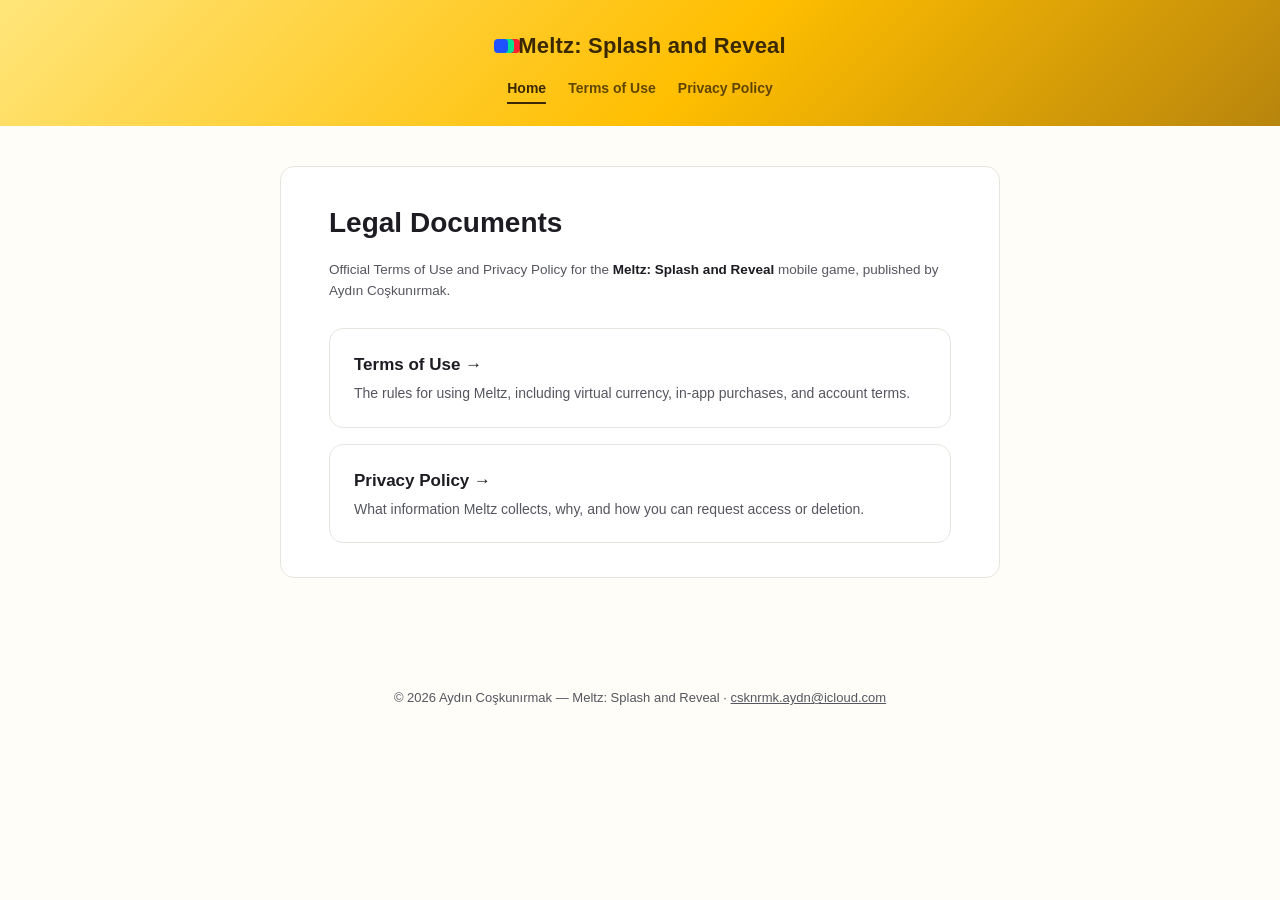
<file: index.html>
<!DOCTYPE html>
<html lang="en">
<head>
<meta charset="UTF-8">
<meta name="viewport" content="width=device-width, initial-scale=1.0">
<title>Meltz: Splash and Reveal — Legal</title>
<link rel="stylesheet" href="style.css">
</head>
<body>
<header class="site">
  <div class="brand"><span class="dot"></span> Meltz: Splash and Reveal</div>
  <nav>
    <a href="index.html" class="active">Home</a>
    <a href="terms-of-use.html">Terms of Use</a>
    <a href="privacy-policy.html">Privacy Policy</a>
  </nav>
</header>
<main>
  <div class="card">
    <h1>Legal Documents</h1>
    <p class="meta" style="border-bottom:none;padding-bottom:0;margin-bottom:6px;">
      Official Terms of Use and Privacy Policy for the <strong>Meltz: Splash and Reveal</strong> mobile game,
      published by Aydın Coşkunırmak.
    </p>
    <div class="landing-grid">
      <a class="doc-link" href="terms-of-use.html">
        <div class="title">Terms of Use →</div>
        <div class="desc">The rules for using Meltz, including virtual currency, in‑app purchases, and account terms.</div>
      </a>
      <a class="doc-link" href="privacy-policy.html">
        <div class="title">Privacy Policy →</div>
        <div class="desc">What information Meltz collects, why, and how you can request access or deletion.</div>
      </a>
    </div>
  </div>
</main>
<footer class="site">
  © 2026 Aydın Coşkunırmak — Meltz: Splash and Reveal · <a href="mailto:csknrmk.aydn@icloud.com">csknrmk.aydn@icloud.com</a>
</footer>
</body>
</html>
</file>
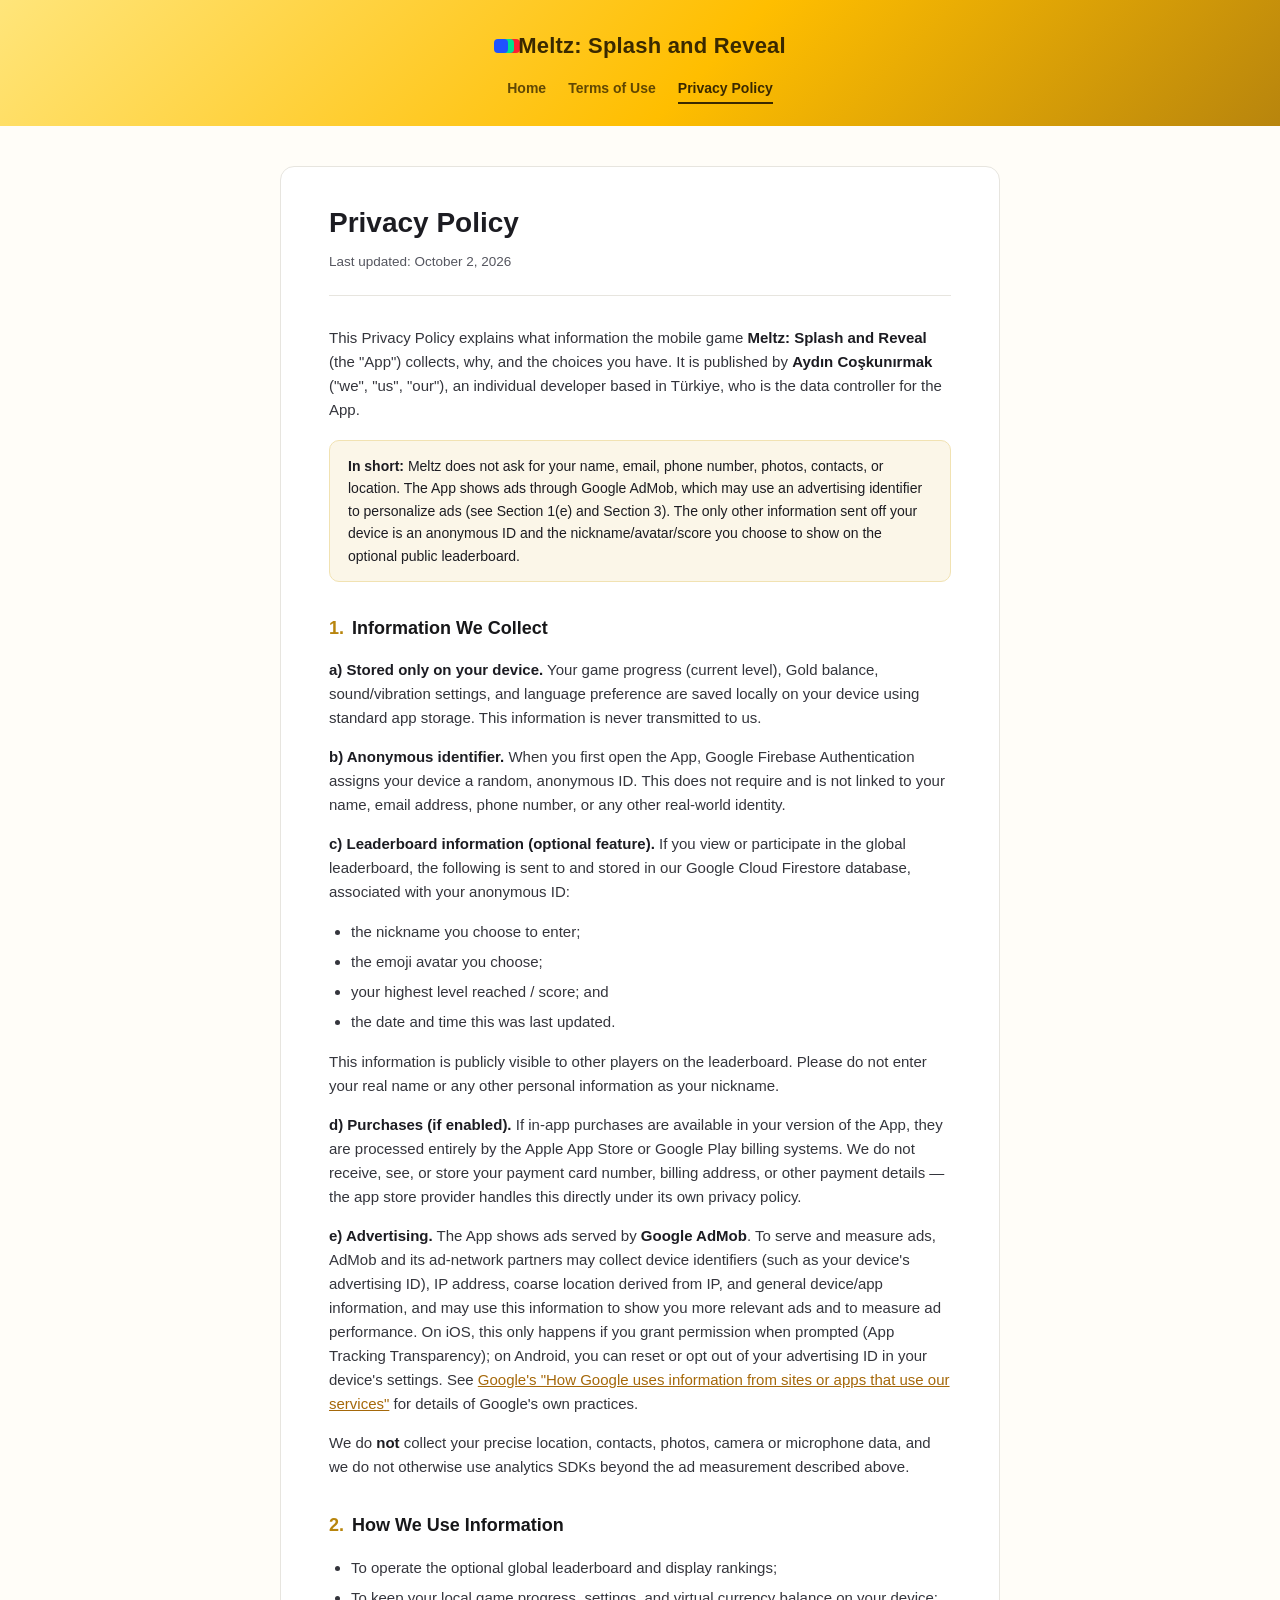
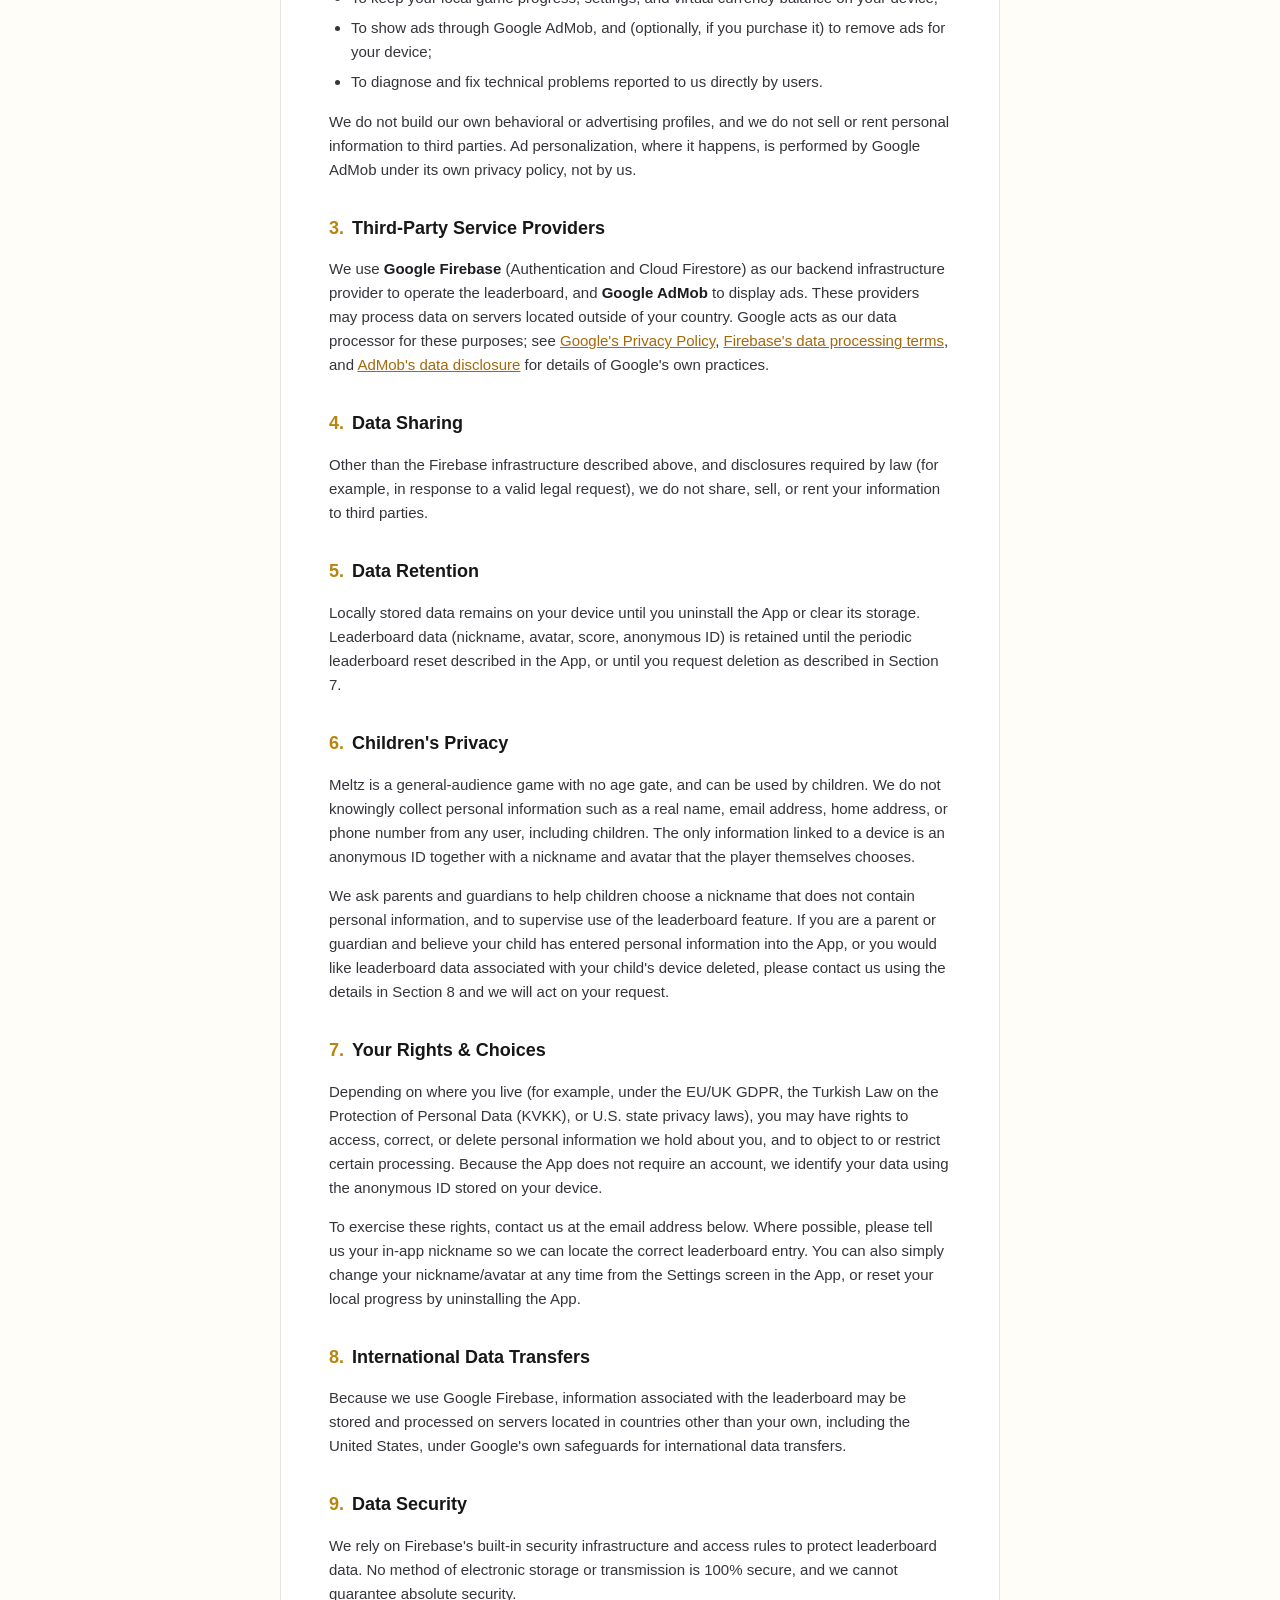
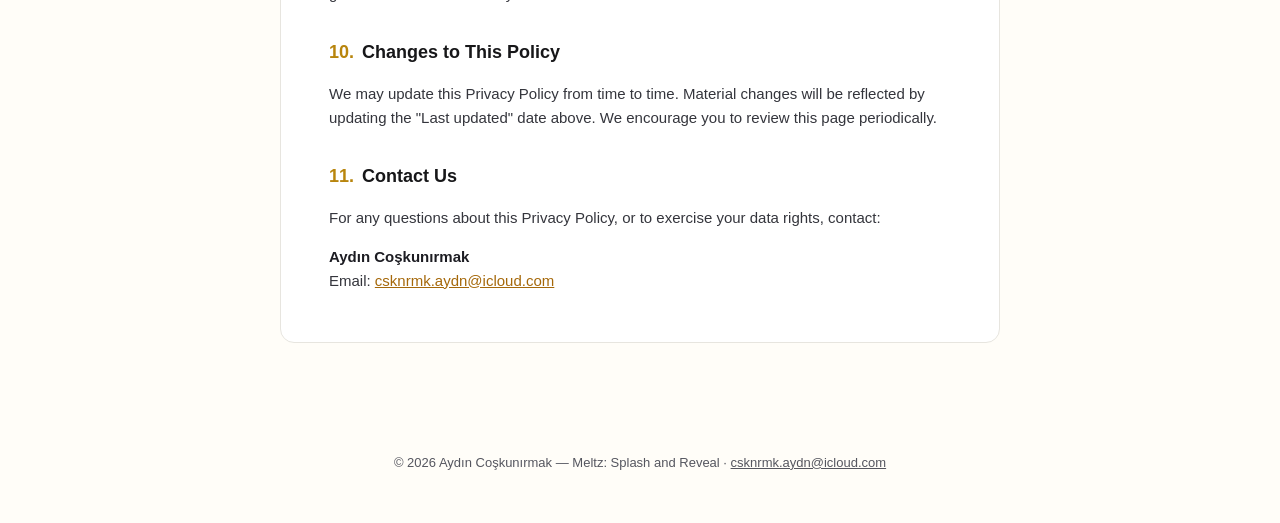
<file: privacy-policy.html>
<!DOCTYPE html>
<html lang="en">
<head>
<meta charset="UTF-8">
<meta name="viewport" content="width=device-width, initial-scale=1.0">
<title>Privacy Policy — Meltz: Splash and Reveal</title>
<link rel="stylesheet" href="style.css">
</head>
<body>
<header class="site">
  <div class="brand"><span class="dot"></span> Meltz: Splash and Reveal</div>
  <nav>
    <a href="index.html">Home</a>
    <a href="terms-of-use.html">Terms of Use</a>
    <a href="privacy-policy.html" class="active">Privacy Policy</a>
  </nav>
</header>
<main>
  <div class="card">
    <h1>Privacy Policy</h1>
    <div class="meta">Last updated: October 2, 2026</div>

    <p>This Privacy Policy explains what information the mobile game <strong>Meltz: Splash and Reveal</strong>
    (the "App") collects, why, and the choices you have. It is published by
    <strong>Aydın Coşkunırmak</strong> ("we", "us", "our"), an individual developer based in
    Türkiye, who is the data controller for the App.</p>

    <div class="callout">
      <strong>In short:</strong> Meltz does not ask for your name, email, phone number,
      photos, contacts, or location. The App shows ads through Google AdMob, which may use
      an advertising identifier to personalize ads (see Section 1(e) and Section 3). The only
      other information sent off your device is an anonymous ID and the nickname/avatar/score
      you choose to show on the optional public leaderboard.
    </div>

    <h2><span class="num">1.</span>Information We Collect</h2>

    <p><strong>a) Stored only on your device.</strong> Your game progress (current level),
    Gold balance, sound/vibration settings, and language preference are saved locally on your
    device using standard app storage. This information is never transmitted to us.</p>

    <p><strong>b) Anonymous identifier.</strong> When you first open the App, Google Firebase
    Authentication assigns your device a random, anonymous ID. This does not require and is
    not linked to your name, email address, phone number, or any other real-world identity.</p>

    <p><strong>c) Leaderboard information (optional feature).</strong> If you view or
    participate in the global leaderboard, the following is sent to and stored in our Google
    Cloud Firestore database, associated with your anonymous ID:</p>
    <ul>
      <li>the nickname you choose to enter;</li>
      <li>the emoji avatar you choose;</li>
      <li>your highest level reached / score; and</li>
      <li>the date and time this was last updated.</li>
    </ul>
    <p>This information is publicly visible to other players on the leaderboard. Please do
    not enter your real name or any other personal information as your nickname.</p>

    <p><strong>d) Purchases (if enabled).</strong> If in-app purchases are available in your
    version of the App, they are processed entirely by the Apple App Store or Google Play
    billing systems. We do not receive, see, or store your payment card number, billing
    address, or other payment details — the app store provider handles this directly under
    its own privacy policy.</p>

    <p><strong>e) Advertising.</strong> The App shows ads served by <strong>Google AdMob</strong>.
    To serve and measure ads, AdMob and its ad-network partners may collect device
    identifiers (such as your device's advertising ID), IP address, coarse
    location derived from IP, and general device/app information, and may use this
    information to show you more relevant ads and to measure ad performance. On iOS, this
    only happens if you grant permission when prompted (App Tracking Transparency); on
    Android, you can reset or opt out of your advertising ID in your device's settings. See
    <a href="https://policies.google.com/technologies/ads" target="_blank" rel="noopener">Google's
    "How Google uses information from sites or apps that use our services"</a> for details of
    Google's own practices.</p>

    <p>We do <strong>not</strong> collect your precise location, contacts, photos, camera or
    microphone data, and we do not otherwise use analytics SDKs beyond the ad measurement
    described above.</p>

    <h2><span class="num">2.</span>How We Use Information</h2>
    <ul>
      <li>To operate the optional global leaderboard and display rankings;</li>
      <li>To keep your local game progress, settings, and virtual currency balance on your device;</li>
      <li>To show ads through Google AdMob, and (optionally, if you purchase it) to remove ads
      for your device;</li>
      <li>To diagnose and fix technical problems reported to us directly by users.</li>
    </ul>
    <p>We do not build our own behavioral or advertising profiles, and we do not sell or rent
    personal information to third parties. Ad personalization, where it happens, is performed
    by Google AdMob under its own privacy policy, not by us.</p>

    <h2><span class="num">3.</span>Third-Party Service Providers</h2>
    <p>We use <strong>Google Firebase</strong> (Authentication and Cloud Firestore) as our
    backend infrastructure provider to operate the leaderboard, and <strong>Google AdMob</strong>
    to display ads. These providers may process data on servers located outside of your
    country. Google acts as our data processor for these purposes; see
    <a href="https://policies.google.com/privacy" target="_blank" rel="noopener">Google's Privacy Policy</a>,
    <a href="https://firebase.google.com/support/privacy" target="_blank" rel="noopener">Firebase's data processing terms</a>,
    and
    <a href="https://support.google.com/admob/answer/6128543" target="_blank" rel="noopener">AdMob's data disclosure</a>
    for details of Google's own practices.</p>

    <h2><span class="num">4.</span>Data Sharing</h2>
    <p>Other than the Firebase infrastructure described above, and disclosures required by
    law (for example, in response to a valid legal request), we do not share, sell, or rent
    your information to third parties.</p>

    <h2><span class="num">5.</span>Data Retention</h2>
    <p>Locally stored data remains on your device until you uninstall the App or clear its
    storage. Leaderboard data (nickname, avatar, score, anonymous ID) is retained until the
    periodic leaderboard reset described in the App, or until you request deletion as
    described in Section 7.</p>

    <h2><span class="num">6.</span>Children's Privacy</h2>
    <p>Meltz is a general-audience game with no age gate, and can be used by children.
    We do not knowingly collect personal information such as a real name, email address, home
    address, or phone number from any user, including children. The only information linked
    to a device is an anonymous ID together with a nickname and avatar that the player
    themselves chooses.</p>
    <p>We ask parents and guardians to help children choose a nickname that does not contain
    personal information, and to supervise use of the leaderboard feature. If you are a
    parent or guardian and believe your child has entered personal information into the App,
    or you would like leaderboard data associated with your child's device deleted, please
    contact us using the details in Section 8 and we will act on your request.</p>

    <h2><span class="num">7.</span>Your Rights &amp; Choices</h2>
    <p>Depending on where you live (for example, under the EU/UK GDPR, the Turkish Law on the
    Protection of Personal Data (KVKK), or U.S. state privacy laws), you may have rights to
    access, correct, or delete personal information we hold about you, and to object to or
    restrict certain processing. Because the App does not require an account, we identify
    your data using the anonymous ID stored on your device.</p>
    <p>To exercise these rights, contact us at the email address below. Where possible,
    please tell us your in-app nickname so we can locate the correct leaderboard entry. You
    can also simply change your nickname/avatar at any time from the Settings screen in the
    App, or reset your local progress by uninstalling the App.</p>

    <h2><span class="num">8.</span>International Data Transfers</h2>
    <p>Because we use Google Firebase, information associated with the leaderboard may be
    stored and processed on servers located in countries other than your own, including the
    United States, under Google's own safeguards for international data transfers.</p>

    <h2><span class="num">9.</span>Data Security</h2>
    <p>We rely on Firebase's built-in security infrastructure and access rules to protect
    leaderboard data. No method of electronic storage or transmission is 100% secure, and we
    cannot guarantee absolute security.</p>

    <h2><span class="num">10.</span>Changes to This Policy</h2>
    <p>We may update this Privacy Policy from time to time. Material changes will be reflected
    by updating the "Last updated" date above. We encourage you to review this page
    periodically.</p>

    <h2><span class="num">11.</span>Contact Us</h2>
    <p>For any questions about this Privacy Policy, or to exercise your data rights, contact:</p>
    <p><strong>Aydın Coşkunırmak</strong><br>
    Email: <a href="mailto:csknrmk.aydn@icloud.com">csknrmk.aydn@icloud.com</a></p>
  </div>
</main>
<footer class="site">
  © 2026 Aydın Coşkunırmak — Meltz: Splash and Reveal · <a href="mailto:csknrmk.aydn@icloud.com">csknrmk.aydn@icloud.com</a>
</footer>
</body>
</html>
</file>
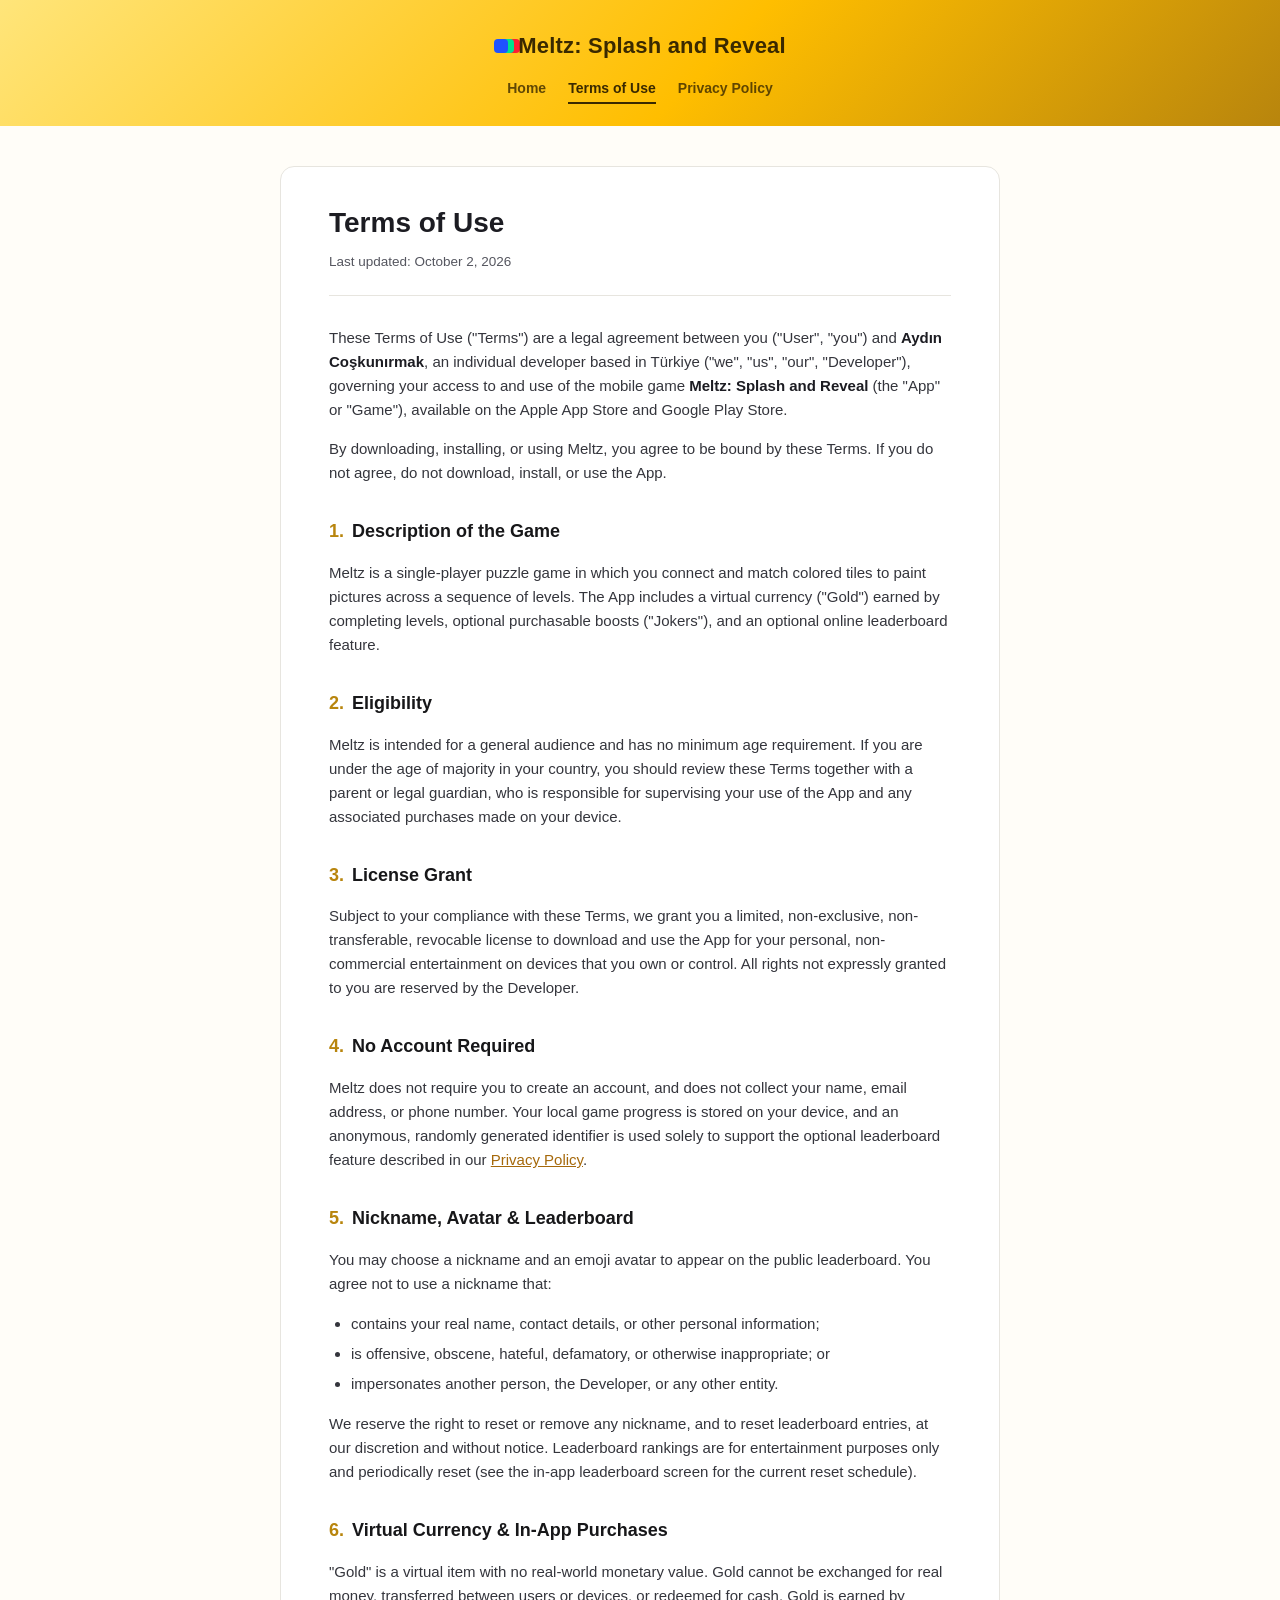
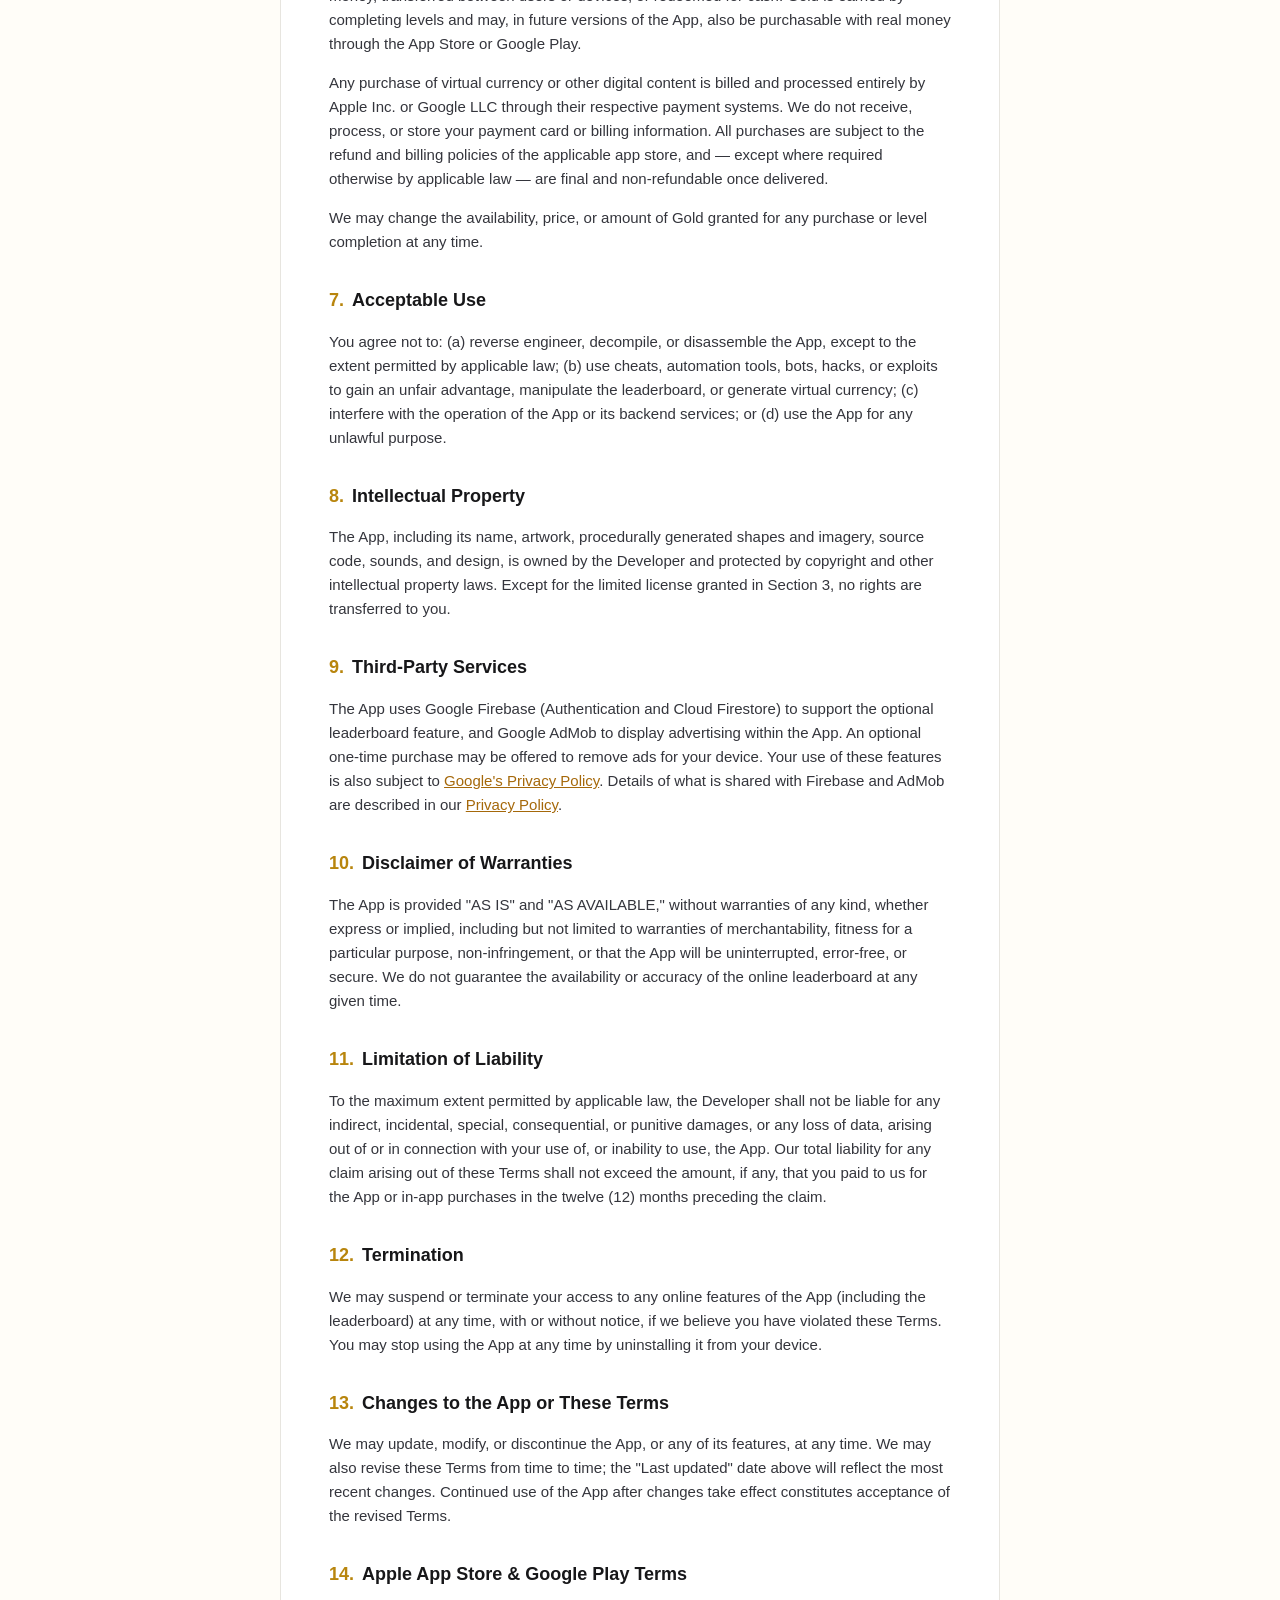
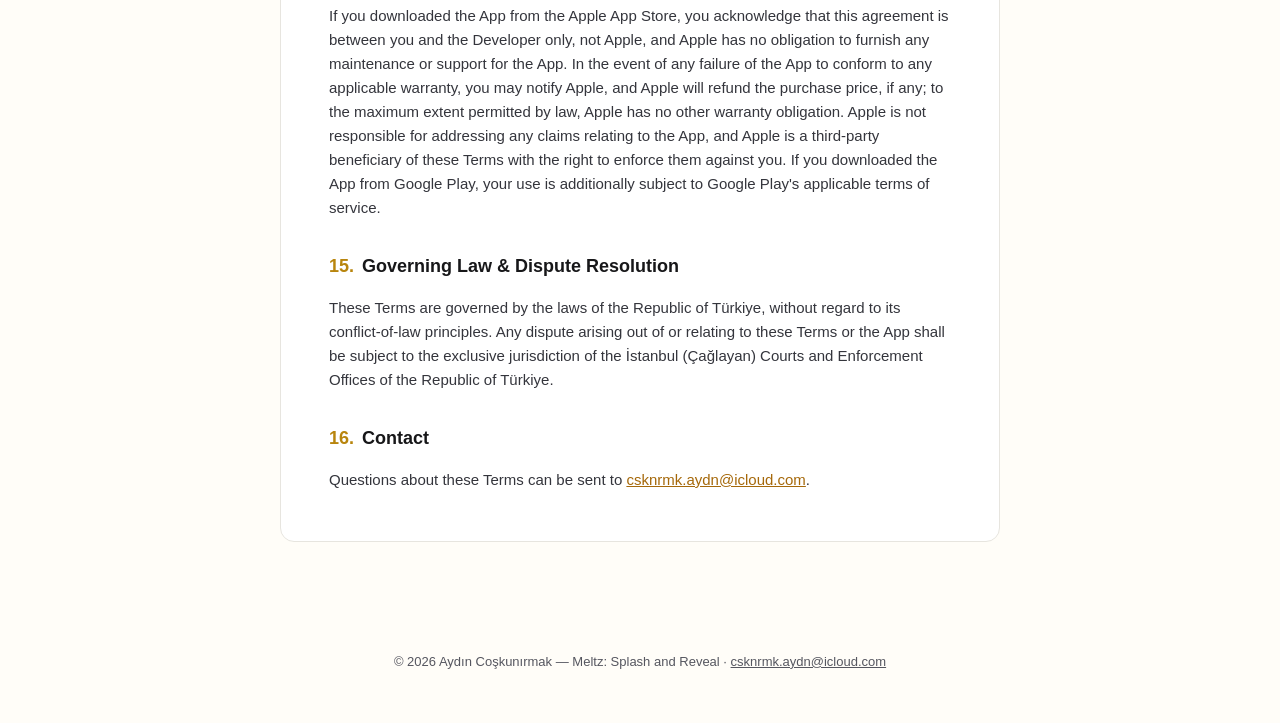
<file: terms-of-use.html>
<!DOCTYPE html>
<html lang="en">
<head>
<meta charset="UTF-8">
<meta name="viewport" content="width=device-width, initial-scale=1.0">
<title>Terms of Use — Meltz: Splash and Reveal</title>
<link rel="stylesheet" href="style.css">
</head>
<body>
<header class="site">
  <div class="brand"><span class="dot"></span> Meltz: Splash and Reveal</div>
  <nav>
    <a href="index.html">Home</a>
    <a href="terms-of-use.html" class="active">Terms of Use</a>
    <a href="privacy-policy.html">Privacy Policy</a>
  </nav>
</header>
<main>
  <div class="card">
    <h1>Terms of Use</h1>
    <div class="meta">Last updated: October 2, 2026</div>

    <p>These Terms of Use ("Terms") are a legal agreement between you ("User", "you") and
    <strong>Aydın Coşkunırmak</strong>, an individual developer based in Türkiye ("we", "us", "our",
    "Developer"), governing your access to and use of the mobile game <strong>Meltz: Splash and Reveal</strong>
    (the "App" or "Game"), available on the Apple App Store and Google Play Store.</p>

    <p>By downloading, installing, or using Meltz, you agree to be bound by these Terms.
    If you do not agree, do not download, install, or use the App.</p>

    <h2><span class="num">1.</span>Description of the Game</h2>
    <p>Meltz is a single-player puzzle game in which you connect and match colored tiles
    to paint pictures across a sequence of levels. The App includes a virtual currency
    ("Gold") earned by completing levels, optional purchasable boosts ("Jokers"), and an
    optional online leaderboard feature.</p>

    <h2><span class="num">2.</span>Eligibility</h2>
    <p>Meltz is intended for a general audience and has no minimum age requirement.
    If you are under the age of majority in your country, you should review these Terms
    together with a parent or legal guardian, who is responsible for supervising your use
    of the App and any associated purchases made on your device.</p>

    <h2><span class="num">3.</span>License Grant</h2>
    <p>Subject to your compliance with these Terms, we grant you a limited, non-exclusive,
    non-transferable, revocable license to download and use the App for your personal,
    non-commercial entertainment on devices that you own or control. All rights not
    expressly granted to you are reserved by the Developer.</p>

    <h2><span class="num">4.</span>No Account Required</h2>
    <p>Meltz does not require you to create an account, and does not collect your name,
    email address, or phone number. Your local game progress is stored on your device, and
    an anonymous, randomly generated identifier is used solely to support the optional
    leaderboard feature described in our <a href="privacy-policy.html">Privacy Policy</a>.</p>

    <h2><span class="num">5.</span>Nickname, Avatar &amp; Leaderboard</h2>
    <p>You may choose a nickname and an emoji avatar to appear on the public leaderboard.
    You agree not to use a nickname that:</p>
    <ul>
      <li>contains your real name, contact details, or other personal information;</li>
      <li>is offensive, obscene, hateful, defamatory, or otherwise inappropriate; or</li>
      <li>impersonates another person, the Developer, or any other entity.</li>
    </ul>
    <p>We reserve the right to reset or remove any nickname, and to reset leaderboard entries,
    at our discretion and without notice. Leaderboard rankings are for entertainment purposes
    only and periodically reset (see the in-app leaderboard screen for the current reset
    schedule).</p>

    <h2><span class="num">6.</span>Virtual Currency &amp; In-App Purchases</h2>
    <p>"Gold" is a virtual item with no real-world monetary value. Gold cannot be exchanged
    for real money, transferred between users or devices, or redeemed for cash. Gold is
    earned by completing levels and may, in future versions of the App, also be purchasable
    with real money through the App Store or Google Play.</p>
    <p>Any purchase of virtual currency or other digital content is billed and processed
    entirely by Apple Inc. or Google LLC through their respective payment systems. We do not
    receive, process, or store your payment card or billing information. All purchases are
    subject to the refund and billing policies of the applicable app store, and — except
    where required otherwise by applicable law — are final and non-refundable once delivered.</p>
    <p>We may change the availability, price, or amount of Gold granted for any purchase or
    level completion at any time.</p>

    <h2><span class="num">7.</span>Acceptable Use</h2>
    <p>You agree not to: (a) reverse engineer, decompile, or disassemble the App, except to
    the extent permitted by applicable law; (b) use cheats, automation tools, bots, hacks, or
    exploits to gain an unfair advantage, manipulate the leaderboard, or generate virtual
    currency; (c) interfere with the operation of the App or its backend services; or (d) use
    the App for any unlawful purpose.</p>

    <h2><span class="num">8.</span>Intellectual Property</h2>
    <p>The App, including its name, artwork, procedurally generated shapes and imagery,
    source code, sounds, and design, is owned by the Developer and protected by copyright and
    other intellectual property laws. Except for the limited license granted in Section 3,
    no rights are transferred to you.</p>

    <h2><span class="num">9.</span>Third-Party Services</h2>
    <p>The App uses Google Firebase (Authentication and Cloud Firestore) to support the
    optional leaderboard feature, and Google AdMob to display advertising within the App. An
    optional one-time purchase may be offered to remove ads for your device. Your use of
    these features is also subject to
    <a href="https://policies.google.com/privacy" target="_blank" rel="noopener">Google's Privacy Policy</a>.
    Details of what is shared with Firebase and AdMob are described in our
    <a href="privacy-policy.html">Privacy Policy</a>.</p>

    <h2><span class="num">10.</span>Disclaimer of Warranties</h2>
    <p>The App is provided "AS IS" and "AS AVAILABLE," without warranties of any kind, whether
    express or implied, including but not limited to warranties of merchantability, fitness
    for a particular purpose, non-infringement, or that the App will be uninterrupted,
    error-free, or secure. We do not guarantee the availability or accuracy of the online
    leaderboard at any given time.</p>

    <h2><span class="num">11.</span>Limitation of Liability</h2>
    <p>To the maximum extent permitted by applicable law, the Developer shall not be liable
    for any indirect, incidental, special, consequential, or punitive damages, or any loss of
    data, arising out of or in connection with your use of, or inability to use, the App. Our
    total liability for any claim arising out of these Terms shall not exceed the amount, if
    any, that you paid to us for the App or in-app purchases in the twelve (12) months
    preceding the claim.</p>

    <h2><span class="num">12.</span>Termination</h2>
    <p>We may suspend or terminate your access to any online features of the App (including
    the leaderboard) at any time, with or without notice, if we believe you have violated
    these Terms. You may stop using the App at any time by uninstalling it from your device.</p>

    <h2><span class="num">13.</span>Changes to the App or These Terms</h2>
    <p>We may update, modify, or discontinue the App, or any of its features, at any time. We
    may also revise these Terms from time to time; the "Last updated" date above will reflect
    the most recent changes. Continued use of the App after changes take effect constitutes
    acceptance of the revised Terms.</p>

    <h2><span class="num">14.</span>Apple App Store &amp; Google Play Terms</h2>
    <p>If you downloaded the App from the Apple App Store, you acknowledge that this
    agreement is between you and the Developer only, not Apple, and Apple has no obligation
    to furnish any maintenance or support for the App. In the event of any failure of the App
    to conform to any applicable warranty, you may notify Apple, and Apple will refund the
    purchase price, if any; to the maximum extent permitted by law, Apple has no other
    warranty obligation. Apple is not responsible for addressing any claims relating to the
    App, and Apple is a third-party beneficiary of these Terms with the right to enforce them
    against you. If you downloaded the App from Google Play, your use is additionally subject
    to Google Play's applicable terms of service.</p>

    <h2><span class="num">15.</span>Governing Law &amp; Dispute Resolution</h2>
    <p>These Terms are governed by the laws of the Republic of Türkiye, without regard to its
    conflict-of-law principles. Any dispute arising out of or relating to these Terms or the
    App shall be subject to the exclusive jurisdiction of the İstanbul (Çağlayan) Courts and
    Enforcement Offices of the Republic of Türkiye.</p>

    <h2><span class="num">16.</span>Contact</h2>
    <p>Questions about these Terms can be sent to
    <a href="mailto:csknrmk.aydn@icloud.com">csknrmk.aydn@icloud.com</a>.</p>
  </div>
</main>
<footer class="site">
  © 2026 Aydın Coşkunırmak — Meltz: Splash and Reveal · <a href="mailto:csknrmk.aydn@icloud.com">csknrmk.aydn@icloud.com</a>
</footer>
</body>
</html>
</file>
<file: style.css>
:root {
  --gold: #FFBE00;
  --gold-dark: #B8850D;
  --ink: #1C1C22;
  --sub: #55565f;
  --line: #e7e5df;
  --bg: #fffdf8;
  --card: #ffffff;
}

* { box-sizing: border-box; }

html, body {
  margin: 0;
  padding: 0;
  background: var(--bg);
  color: var(--ink);
  font-family: -apple-system, BlinkMacSystemFont, "Segoe UI", Roboto, Helvetica, Arial, sans-serif;
  line-height: 1.6;
  font-size: 16px;
}

header.site {
  background: linear-gradient(135deg, #FFE57A 0%, var(--gold) 55%, var(--gold-dark) 100%);
  padding: 28px 20px 22px;
  text-align: center;
  color: #3a2900;
}

header.site .brand {
  display: inline-flex;
  align-items: center;
  gap: 10px;
  font-size: 22px;
  font-weight: 800;
  letter-spacing: 0.2px;
}

header.site .brand .dot {
  width: 14px;
  height: 14px;
  border-radius: 4px;
  background: #1F52FF;
  box-shadow: 6px 0 0 #00E28F, 12px 0 0 #FF1F33;
}

header.site nav {
  margin-top: 14px;
  display: flex;
  justify-content: center;
  gap: 22px;
  flex-wrap: wrap;
  font-size: 14px;
  font-weight: 600;
}

header.site nav a {
  color: #3a2900;
  text-decoration: none;
  opacity: 0.8;
  border-bottom: 2px solid transparent;
  padding-bottom: 2px;
}

header.site nav a:hover,
header.site nav a.active {
  opacity: 1;
  border-bottom-color: #3a2900;
}

main {
  max-width: 760px;
  margin: 0 auto;
  padding: 40px 20px 80px;
}

.card {
  background: var(--card);
  border: 1px solid var(--line);
  border-radius: 14px;
  padding: 34px clamp(20px, 5vw, 48px);
}

h1 {
  font-size: 28px;
  margin: 0 0 6px;
}

.meta {
  color: var(--sub);
  font-size: 13.5px;
  margin-bottom: 30px;
  padding-bottom: 22px;
  border-bottom: 1px solid var(--line);
}

h2 {
  font-size: 18px;
  margin: 32px 0 10px;
  color: #171719;
}

h2 .num {
  color: var(--gold-dark);
  margin-right: 8px;
}

p, li { color: #34353c; font-size: 15px; }

ul, ol { padding-left: 22px; }

li { margin-bottom: 6px; }

a { color: #a5680a; }

strong { color: var(--ink); }

table {
  width: 100%;
  border-collapse: collapse;
  margin: 14px 0;
  font-size: 14px;
}

th, td {
  text-align: left;
  padding: 8px 10px;
  border: 1px solid var(--line);
  vertical-align: top;
}

th { background: #fbf6e8; }

.callout {
  background: #fbf6e8;
  border: 1px solid #f1e2b2;
  border-radius: 10px;
  padding: 14px 18px;
  font-size: 14px;
  margin: 18px 0;
}

.landing-grid {
  display: grid;
  gap: 16px;
  margin-top: 26px;
}

.doc-link {
  display: block;
  background: var(--card);
  border: 1px solid var(--line);
  border-radius: 14px;
  padding: 22px 24px;
  text-decoration: none;
  color: var(--ink);
  transition: border-color .15s ease, transform .15s ease;
}

.doc-link:hover {
  border-color: var(--gold-dark);
  transform: translateY(-1px);
}

.doc-link .title {
  font-size: 17px;
  font-weight: 700;
  margin-bottom: 4px;
}

.doc-link .desc {
  font-size: 14px;
  color: var(--sub);
}

footer.site {
  text-align: center;
  color: var(--sub);
  font-size: 13px;
  padding: 30px 20px 50px;
}

footer.site a { color: var(--sub); }
</file>
